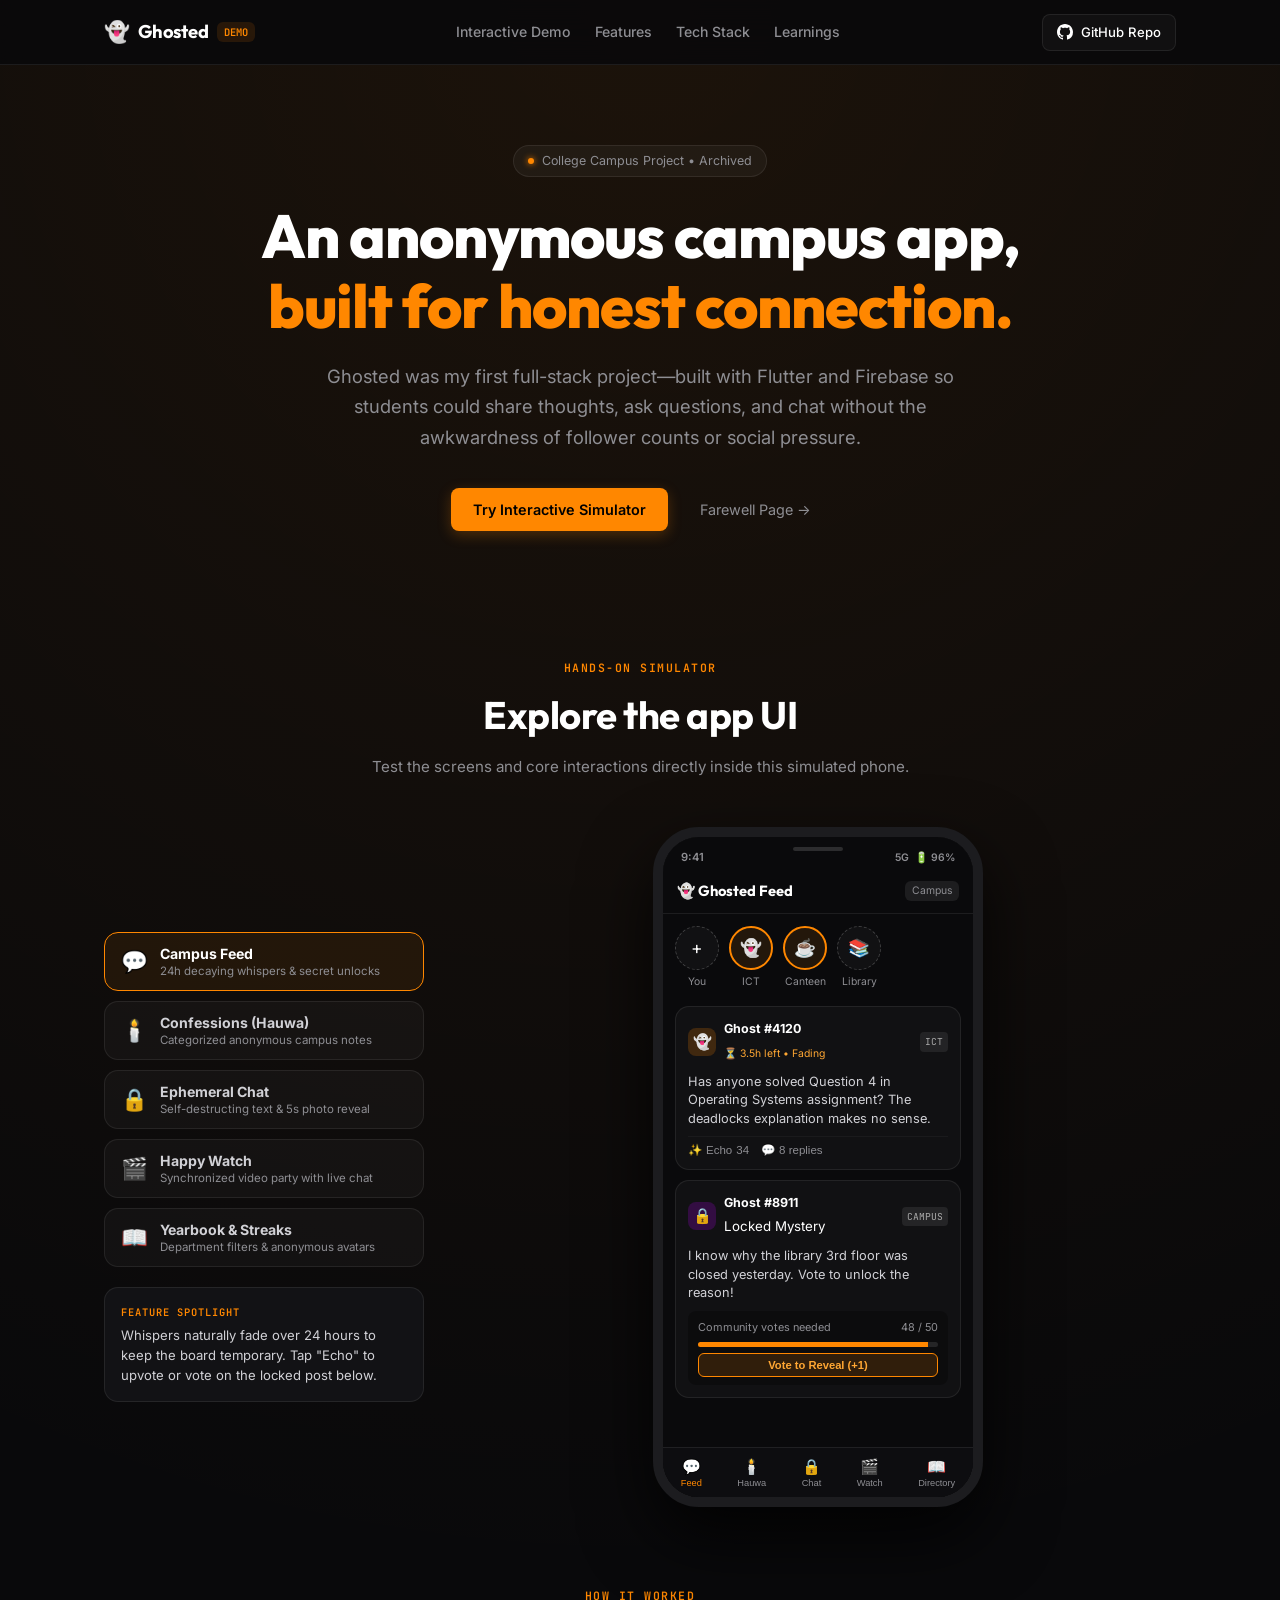
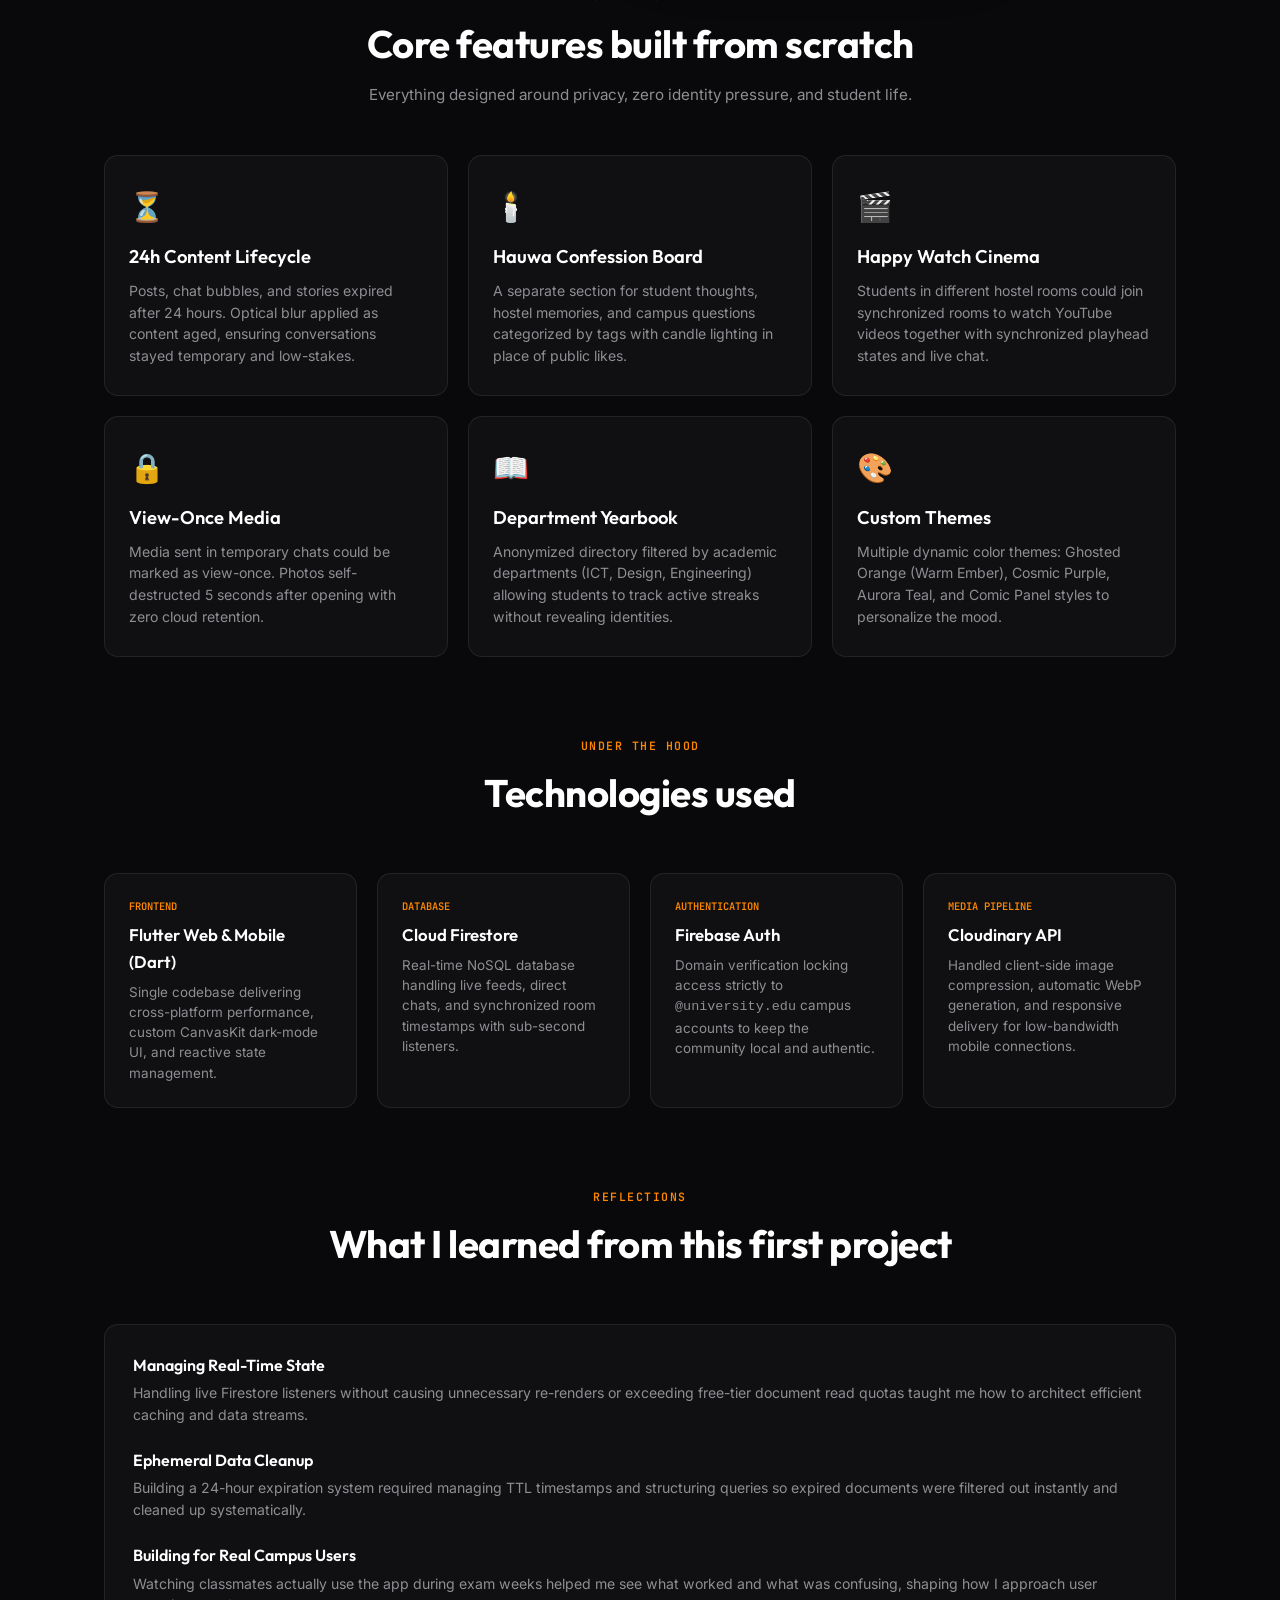
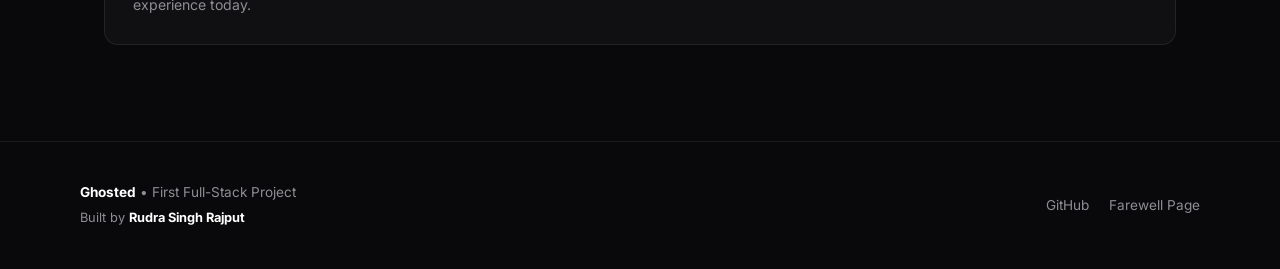
<file: index.html>
<!DOCTYPE html>
<html lang="en">
<head>
  <meta charset="UTF-8">
  <meta name="viewport" content="width=device-width, initial-scale=1.0">
  <title>Ghosted 👻 | Anonymous Campus App Demo</title>
  <meta name="description" content="Ghosted: An anonymous campus social web application built with Flutter and Firebase by Rudra Singh Rajput .">

  <link rel="preconnect" href="https://fonts.googleapis.com">
  <link rel="preconnect" href="https://fonts.gstatic.com" crossorigin>
  <link href="https://fonts.googleapis.com/css2?family=Inter:wght@400;500;600&family=Outfit:wght@500;600;700;800&family=JetBrains+Mono:wght@400;500;600&display=swap" rel="stylesheet">
  <link rel="stylesheet" href="style.css">
</head>
<body>

  <!-- Minimal Header -->
  <header class="header">
    <div class="nav-container">
      <a href="#" class="brand">
        <span class="brand-ghost">👻</span>
        <span class="brand-name">Ghosted</span>
        <span class="brand-badge">Demo</span>
      </a>

      <nav class="nav-links">
        <a href="#demo" class="nav-link">Interactive Demo</a>
        <a href="#features" class="nav-link">Features</a>
        <a href="#tech" class="nav-link">Tech Stack</a>
        <a href="#learnings" class="nav-link">Learnings</a>
      </nav>

      <div class="header-actions">
        <a href="https://github.com/Rudra-Singh-Rajput/Ghosted_Showcase" target="_blank" rel="noopener" class="btn-github">
          <svg height="16" width="16" viewBox="0 0 16 16" fill="currentColor">
            <path d="M8 0C3.58 0 0 3.58 0 8c0 3.54 2.29 6.53 5.47 7.59.4.07.55-.17.55-.38 0-.19-.01-.82-.01-1.49-2.01.37-2.53-.49-2.69-.94-.09-.23-.48-.94-.82-1.13-.28-.15-.68-.52-.01-.53.63-.01 1.08.58 1.23.82.72 1.21 1.87.87 2.33.66.07-.52.28-.87.51-1.07-1.78-.2-3.64-.89-3.64-3.95 0-.87.31-1.59.82-2.15-.08-.2-.36-1.02.08-2.12 0 0 .67-.21 2.2.82.64-.18 1.32-.27 2-.27.68 0 1.36.09 2 .27 1.53-1.04 2.2-.82 2.2-.82.44 1.1.16 1.92.08 2.12.51.56.82 1.27.82 2.15 0 3.07-1.87 3.75-3.65 3.95.29.25.54.73.54 1.48 0 1.07-.01 1.93-.01 2.2 0 .21.15.46.55.38A8.013 8.013 0 0016 8c0-4.42-3.58-8-8-8z"/>
          </svg>
          GitHub Repo
        </a>
      </div>
    </div>
  </header>

  <!-- Hero Section -->
  <section class="hero">
    <div class="hero-inner">
      <div class="status-pill">
        <span class="status-dot"></span>
        College Campus Project • Archived
      </div>

      <h1 class="hero-title">
        An anonymous campus app, <br>
        <span class="highlight">built for honest connection.</span>
      </h1>

      <p class="hero-desc">
        Ghosted was my first full-stack project—built with Flutter and Firebase so students could share thoughts, ask questions, and chat without the awkwardness of follower counts or social pressure.
      </p>

      <div class="hero-cta">
        <a href="#demo" class="btn-primary">Try Interactive Simulator</a>
        <a href="https://ghosted-2c50e.web.app" target="_blank" rel="noopener" class="btn-subtle">Farewell Page →</a>
      </div>
    </div>
  </section>

  <!-- Interactive App Demo Section -->
  <section id="demo" class="section">
    <div class="section-head">
      <span class="subhead">HANDS-ON SIMULATOR</span>
      <h2>Explore the app UI</h2>
      <p>Test the screens and core interactions directly inside this simulated phone.</p>
    </div>

    <div class="demo-layout">
      <!-- Selector buttons on side -->
      <div class="screen-selector">
        <button class="selector-btn active" onclick="switchPhoneTab('feed')">
          <span class="icon">💬</span>
          <div class="text">
            <strong>Campus Feed</strong>
            <small>24h decaying whispers & secret unlocks</small>
          </div>
        </button>

        <button class="selector-btn" onclick="switchPhoneTab('confessions')">
          <span class="icon">🕯️</span>
          <div class="text">
            <strong>Confessions (Hauwa)</strong>
            <small>Categorized anonymous campus notes</small>
          </div>
        </button>

        <button class="selector-btn" onclick="switchPhoneTab('chat')">
          <span class="icon">🔒</span>
          <div class="text">
            <strong>Ephemeral Chat</strong>
            <small>Self-destructing text & 5s photo reveal</small>
          </div>
        </button>

        <button class="selector-btn" onclick="switchPhoneTab('watch')">
          <span class="icon">🎬</span>
          <div class="text">
            <strong>Happy Watch</strong>
            <small>Synchronized video party with live chat</small>
          </div>
        </button>

        <button class="selector-btn" onclick="switchPhoneTab('yearbook')">
          <span class="icon">📖</span>
          <div class="text">
            <strong>Yearbook & Streaks</strong>
            <small>Department filters & anonymous avatars</small>
          </div>
        </button>

        <div class="screen-info-card">
          <span class="info-tag">FEATURE SPOTLIGHT</span>
          <p id="feature-description">
            Whispers naturally fade over 24 hours to keep the board temporary. Tap "Echo" to upvote or vote on the locked post below.
          </p>
        </div>
      </div>

      <!-- Phone Mockup Device -->
      <div class="phone-frame">
        <div class="phone-speaker"></div>

        <div class="phone-inner">
          
          <!-- Status Bar -->
          <div class="status-bar">
            <span>9:41</span>
            <div class="status-right">
              <span>5G</span>
              <span>🔋 96%</span>
            </div>
          </div>

          <!-- SCREEN 1: FEED -->
          <div class="phone-screen active" id="screen-feed">
            <div class="phone-header">
              <span class="title">👻 Ghosted Feed</span>
              <span class="pill-mini">Campus</span>
            </div>

            <div class="phone-content">
              <!-- Stories row -->
              <div class="stories-row">
                <div class="story-item story-add">
                  <div class="story-avatar">+</div>
                  <span>You</span>
                </div>
                <div class="story-item story-active">
                  <div class="story-avatar">👻</div>
                  <span>ICT</span>
                </div>
                <div class="story-item story-active">
                  <div class="story-avatar">☕</div>
                  <span>Canteen</span>
                </div>
                <div class="story-item">
                  <div class="story-avatar">📚</div>
                  <span>Library</span>
                </div>
              </div>

              <!-- Post 1 -->
              <div class="post-card">
                <div class="post-top">
                  <div class="author">
                    <span class="avatar-tag">👻</span>
                    <div>
                      <strong>Ghost #4120</strong>
                      <small class="time-fading">⏳ 3.5h left • Fading</small>
                    </div>
                  </div>
                  <span class="dept-tag">ICT</span>
                </div>
                <p class="post-text">Has anyone solved Question 4 in Operating Systems assignment? The deadlocks explanation makes no sense.</p>
                <div class="post-actions">
                  <button class="action-btn" onclick="mockEcho(this)">
                    <span>✨</span> Echo <span class="echo-count">34</span>
                  </button>
                  <button class="action-btn" onclick="mockComment()">
                    <span>💬</span> 8 replies
                  </button>
                </div>
              </div>

              <!-- Post 2 (Locked Secret) -->
              <div class="post-card post-locked">
                <div class="post-top">
                  <div class="author">
                    <span class="avatar-tag locked">🔒</span>
                    <div>
                      <strong>Ghost #8911</strong>
                      <small>Locked Mystery</small>
                    </div>
                  </div>
                  <span class="dept-tag">CAMPUS</span>
                </div>
                <p class="post-text">I know why the library 3rd floor was closed yesterday. Vote to unlock the reason!</p>
                <div class="poll-box">
                  <div class="poll-header">
                    <span>Community votes needed</span>
                    <span id="vote-count">48 / 50</span>
                  </div>
                  <div class="poll-bar">
                    <div class="poll-fill" id="poll-fill" style="width: 96%;"></div>
                  </div>
                  <button class="btn-vote" id="vote-btn" onclick="mockVote()">Vote to Reveal (+1)</button>
                </div>
              </div>
            </div>
          </div>

          <!-- SCREEN 2: CONFESSIONS (HAUWA) -->
          <div class="phone-screen" id="screen-confessions">
            <div class="phone-header">
              <span class="title">🕯️ Hauwa Board</span>
              <button class="btn-mini-add" onclick="mockConfessAlert()">+ Write</button>
            </div>

            <div class="phone-content">
              <div class="category-pills">
                <span class="pill-chip active">All</span>
                <span class="pill-chip">#Hostel</span>
                <span class="pill-chip">#Exams</span>
                <span class="pill-chip">#Crush</span>
              </div>

              <div class="confession-card">
                <div class="conf-head">
                  <span class="conf-id">#1290</span>
                  <span class="conf-tag">#EXAMS</span>
                </div>
                <p class="conf-body">"I'm terrified of semester finals but I pretend to have everything under control so my study group stays calm."</p>
                <div class="conf-foot">
                  <span>🕯️ 72 candles lit</span>
                  <span>💬 14 notes</span>
                </div>
              </div>

              <div class="confession-card">
                <div class="conf-head">
                  <span class="conf-id">#1294</span>
                  <span class="conf-tag">#HOSTEL</span>
                </div>
                <p class="conf-body">"To whoever left the cold coffee outside Room 302 with the sticky note—you made my entire week."</p>
                <div class="conf-foot">
                  <span>🕯️ 118 candles lit</span>
                  <span>💬 22 notes</span>
                </div>
              </div>
            </div>
          </div>

          <!-- SCREEN 3: CHAT -->
          <div class="phone-screen" id="screen-chat">
            <div class="phone-header">
              <span class="title">🔒 Ghost #2904</span>
              <span class="ttl-badge">24h TTL</span>
            </div>

            <div class="phone-content chat-content">
              <div class="chat-bubble incoming">
                <p>Hey, did you submit the DBMS report?</p>
                <small>10:14 PM</small>
              </div>

              <div class="chat-bubble outgoing">
                <p>Yeah, uploaded it 5 mins before the deadline 😅</p>
                <small>10:15 PM</small>
              </div>

              <!-- View once mock -->
              <div class="chat-bubble incoming view-once-bubble" id="view-once-box" onclick="mockViewOnce()">
                <div class="view-once-content">
                  <span class="eye">👁️</span>
                  <div>
                    <strong>View-Once Image</strong>
                    <small id="view-once-text">Tap to view (Destructs in 5s)</small>
                  </div>
                </div>
              </div>

              <div class="chat-stream-bottom" id="chat-stream"></div>
            </div>

            <div class="chat-input-bar">
              <input type="text" id="chat-box" placeholder="Ephemeral message..." onkeydown="if(event.key==='Enter') mockSendChat()">
              <button class="btn-chat-send" onclick="mockSendChat()">➤</button>
            </div>
          </div>

          <!-- SCREEN 4: WATCH -->
          <div class="phone-screen" id="screen-watch">
            <div class="phone-header">
              <span class="title">🎬 Happy Watch</span>
              <span class="room-pill">Room #104</span>
            </div>

            <div class="phone-content">
              <div class="video-mock">
                <div class="video-center-play">▶</div>
                <div class="video-meta-bar">
                  <span>Midnight Study Chill Session</span>
                  <small>● Sync Active (18 Watching)</small>
                </div>
              </div>

              <div class="watch-controls">
                <div class="progress-track">
                  <div class="progress-thumb" style="width: 42%;"></div>
                </div>
                <div class="time-row">
                  <span>08:14</span>
                  <span>19:30</span>
                </div>
              </div>

              <div class="reaction-strip">
                <span>Send Reaction:</span>
                <button onclick="mockReaction('🔥')">🔥</button>
                <button onclick="mockReaction('❤️')">❤️</button>
                <button onclick="mockReaction('😂')">😂</button>
                <button onclick="mockReaction('👻')">👻</button>
              </div>

              <div class="spectator-chips">
                <span>👻 Alex (Host)</span>
                <span>👻 Mia</span>
                <span>👻 Syd</span>
                <span>+15 more</span>
              </div>
            </div>
          </div>

          <!-- SCREEN 5: YEARBOOK -->
          <div class="phone-screen" id="screen-yearbook">
            <div class="phone-header">
              <span class="title">📖 Campus Yearbook</span>
              <span class="pill-mini">Directory</span>
            </div>

            <div class="phone-content">
              <div class="yearbook-list">
                <div class="spirit-row">
                  <span class="ghost-circle" style="background: rgba(255, 135, 0, 0.2);">👻</span>
                  <div class="spirit-meta">
                    <strong>@NOVA_RISE</strong>
                    <small>ICT • 34 Day Streak</small>
                  </div>
                  <span class="streak-badge">🔥 34</span>
                </div>

                <div class="spirit-row">
                  <span class="ghost-circle" style="background: rgba(189, 0, 255, 0.2);">🔮</span>
                  <div class="spirit-meta">
                    <strong>@GEAR_SHIFT</strong>
                    <small>Engineering • 42 Day Streak</small>
                  </div>
                  <span class="streak-badge">🔥 42</span>
                </div>

                <div class="spirit-row">
                  <span class="ghost-circle" style="background: rgba(0, 255, 204, 0.2);">✨</span>
                  <div class="spirit-meta">
                    <strong>@PIXEL_PULSE</strong>
                    <small>Design • 18 Day Streak</small>
                  </div>
                  <span class="streak-badge">🔥 18</span>
                </div>
              </div>
            </div>
          </div>

          <!-- Phone Bottom Navigation -->
          <nav class="phone-nav">
            <button class="phone-nav-btn active" onclick="switchPhoneTab('feed')">
              <span>💬</span>
              <small>Feed</small>
            </button>
            <button class="phone-nav-btn" onclick="switchPhoneTab('confessions')">
              <span>🕯️</span>
              <small>Hauwa</small>
            </button>
            <button class="phone-nav-btn" onclick="switchPhoneTab('chat')">
              <span>🔒</span>
              <small>Chat</small>
            </button>
            <button class="phone-nav-btn" onclick="switchPhoneTab('watch')">
              <span>🎬</span>
              <small>Watch</small>
            </button>
            <button class="phone-nav-btn" onclick="switchPhoneTab('yearbook')">
              <span>📖</span>
              <small>Directory</small>
            </button>
          </nav>

        </div>
      </div>
    </div>
  </section>

  <!-- Features Grid -->
  <section id="features" class="section">
    <div class="section-head">
      <span class="subhead">HOW IT WORKED</span>
      <h2>Core features built from scratch</h2>
      <p>Everything designed around privacy, zero identity pressure, and student life.</p>
    </div>

    <div class="features-grid">
      <div class="feature-item">
        <span class="f-icon">⏳</span>
        <h3>24h Content Lifecycle</h3>
        <p>Posts, chat bubbles, and stories expired after 24 hours. Optical blur applied as content aged, ensuring conversations stayed temporary and low-stakes.</p>
      </div>

      <div class="feature-item">
        <span class="f-icon">🕯️</span>
        <h3>Hauwa Confession Board</h3>
        <p>A separate section for student thoughts, hostel memories, and campus questions categorized by tags with candle lighting in place of public likes.</p>
      </div>

      <div class="feature-item">
        <span class="f-icon">🎬</span>
        <h3>Happy Watch Cinema</h3>
        <p>Students in different hostel rooms could join synchronized rooms to watch YouTube videos together with synchronized playhead states and live chat.</p>
      </div>

      <div class="feature-item">
        <span class="f-icon">🔒</span>
        <h3>View-Once Media</h3>
        <p>Media sent in temporary chats could be marked as view-once. Photos self-destructed 5 seconds after opening with zero cloud retention.</p>
      </div>

      <div class="feature-item">
        <span class="f-icon">📖</span>
        <h3>Department Yearbook</h3>
        <p>Anonymized directory filtered by academic departments (ICT, Design, Engineering) allowing students to track active streaks without revealing identities.</p>
      </div>

      <div class="feature-item">
        <span class="f-icon">🎨</span>
        <h3>Custom Themes</h3>
        <p>Multiple dynamic color themes: Ghosted Orange (Warm Ember), Cosmic Purple, Aurora Teal, and Comic Panel styles to personalize the mood.</p>
      </div>
    </div>
  </section>

  <!-- Tech Stack & Architecture -->
  <section id="tech" class="section">
    <div class="section-head">
      <span class="subhead">UNDER THE HOOD</span>
      <h2>Technologies used</h2>
    </div>

    <div class="tech-grid">
      <div class="tech-card">
        <span class="t-badge">FRONTEND</span>
        <h3>Flutter Web & Mobile (Dart)</h3>
        <p>Single codebase delivering cross-platform performance, custom CanvasKit dark-mode UI, and reactive state management.</p>
      </div>

      <div class="tech-card">
        <span class="t-badge">DATABASE</span>
        <h3>Cloud Firestore</h3>
        <p>Real-time NoSQL database handling live feeds, direct chats, and synchronized room timestamps with sub-second listeners.</p>
      </div>

      <div class="tech-card">
        <span class="t-badge">AUTHENTICATION</span>
        <h3>Firebase Auth</h3>
        <p>Domain verification locking access strictly to <code>@university.edu</code> campus accounts to keep the community local and authentic.</p>
      </div>

      <div class="tech-card">
        <span class="t-badge">MEDIA PIPELINE</span>
        <h3>Cloudinary API</h3>
        <p>Handled client-side image compression, automatic WebP generation, and responsive delivery for low-bandwidth mobile connections.</p>
      </div>
    </div>
  </section>

  <!-- First Project Reflections -->
  <section id="learnings" class="section">
    <div class="section-head">
      <span class="subhead">REFLECTIONS</span>
      <h2>What I learned from this first project</h2>
    </div>

    <div class="learnings-card">
      <div class="learning-point">
        <h4>Managing Real-Time State</h4>
        <p>Handling live Firestore listeners without causing unnecessary re-renders or exceeding free-tier document read quotas taught me how to architect efficient caching and data streams.</p>
      </div>
      <div class="learning-point">
        <h4>Ephemeral Data Cleanup</h4>
        <p>Building a 24-hour expiration system required managing TTL timestamps and structuring queries so expired documents were filtered out instantly and cleaned up systematically.</p>
      </div>
      <div class="learning-point">
        <h4>Building for Real Campus Users</h4>
        <p>Watching classmates actually use the app during exam weeks helped me see what worked and what was confusing, shaping how I approach user experience today.</p>
      </div>
    </div>
  </section>

  <!-- Minimal Footer -->
  <footer class="footer">
    <div class="footer-inner">
      <div>
        <strong>Ghosted</strong> • First Full-Stack Project
        <p>Built by <strong>Rudra Singh Rajput</strong> </p>
      </div>
      <div class="footer-links">
        <a href="https://github.com/Rudra-Singh-Rajput/Ghosted_Showcase" target="_blank" rel="noopener">GitHub</a>
        <a href="https://ghosted-2c50e.web.app" target="_blank" rel="noopener">Farewell Page</a>
      </div>
    </div>
  </footer>

  <script src="app.js"></script>
</body>
</html>
</file>
<file: style.css>
/* =========================================================
   GHOSTED SHOWCASE — MINIMAL & CLEAN
   Palette: Deep Matte Dark (#09090B), Clean Borders, Warm Amber (#FF8700)
   ========================================================= */

:root {
  --bg: #09090B;
  --bg-subtle: #121215;
  --surface: rgba(255, 255, 255, 0.03);
  --surface-hover: rgba(255, 255, 255, 0.06);
  --border: rgba(255, 255, 255, 0.08);
  --border-hover: rgba(255, 255, 255, 0.18);
  
  --primary: #FF8700;
  --primary-glow: rgba(255, 135, 0, 0.25);
  
  --text-main: #FFFFFF;
  --text-muted: #8E8E93;
  --text-sub: #D1D1D6;

  --font-heading: 'Outfit', -apple-system, sans-serif;
  --font-body: 'Inter', -apple-system, sans-serif;
  --font-mono: 'JetBrains Mono', monospace;

  --radius-lg: 20px;
  --radius-md: 14px;
  --radius-sm: 8px;
}

* {
  box-sizing: border-box;
  margin: 0;
  padding: 0;
  -webkit-font-smoothing: antialiased;
}

html {
  scroll-behavior: smooth;
}

body {
  background-color: var(--bg);
  color: var(--text-main);
  font-family: var(--font-body);
  line-height: 1.6;
  overflow-x: hidden;
  background-image: 
    radial-gradient(circle at 50% 0%, rgba(255, 135, 0, 0.08) 0%, transparent 45%);
}

/* =========================================================
   HEADER / NAVBAR
   ========================================================= */
.header {
  position: sticky;
  top: 0;
  z-index: 100;
  background: rgba(9, 9, 11, 0.85);
  backdrop-filter: blur(16px);
  -webkit-backdrop-filter: blur(16px);
  border-bottom: 1px solid var(--border);
}

.nav-container {
  max-width: 1120px;
  margin: 0 auto;
  height: 64px;
  padding: 0 24px;
  display: flex;
  align-items: center;
  justify-content: space-between;
}

.brand {
  display: flex;
  align-items: center;
  gap: 8px;
  text-decoration: none;
  color: var(--text-main);
}

.brand-ghost {
  font-size: 1.3rem;
  transition: transform 0.3s ease;
}

.brand:hover .brand-ghost {
  transform: rotate(-10deg) scale(1.15);
}

.brand-name {
  font-family: var(--font-heading);
  font-size: 1.15rem;
  font-weight: 700;
  letter-spacing: -0.2px;
}

.brand-badge {
  font-size: 0.65rem;
  font-family: var(--font-mono);
  background: rgba(255, 135, 0, 0.12);
  color: var(--primary);
  padding: 2px 7px;
  border-radius: 6px;
  font-weight: 600;
  text-transform: uppercase;
}

.nav-links {
  display: flex;
  align-items: center;
  gap: 24px;
}

.nav-link {
  color: var(--text-muted);
  text-decoration: none;
  font-size: 0.88rem;
  font-weight: 500;
  transition: color 0.2s ease;
}

.nav-link:hover {
  color: var(--text-main);
}

.btn-github {
  display: inline-flex;
  align-items: center;
  gap: 8px;
  background: var(--surface);
  border: 1px solid var(--border);
  color: var(--text-main);
  padding: 7px 14px;
  border-radius: var(--radius-sm);
  font-size: 0.82rem;
  font-weight: 500;
  text-decoration: none;
  transition: all 0.2s ease;
}

.btn-github:hover {
  background: var(--surface-hover);
  border-color: var(--border-hover);
}

/* =========================================================
   HERO SECTION
   ========================================================= */
.hero {
  padding: 5rem 1.5rem 3rem;
  max-width: 900px;
  margin: 0 auto;
  text-align: center;
}

.status-pill {
  display: inline-flex;
  align-items: center;
  gap: 8px;
  background: rgba(255, 255, 255, 0.04);
  border: 1px solid var(--border);
  padding: 5px 14px;
  border-radius: 999px;
  font-size: 0.78rem;
  color: var(--text-muted);
  margin-bottom: 1.5rem;
}

.status-dot {
  width: 6px;
  height: 6px;
  border-radius: 50%;
  background: var(--primary);
  box-shadow: 0 0 6px var(--primary);
}

.hero-title {
  font-family: var(--font-heading);
  font-size: clamp(2.4rem, 5vw, 3.8rem);
  font-weight: 800;
  line-height: 1.15;
  letter-spacing: -1px;
  margin-bottom: 1.25rem;
}

.highlight {
  color: var(--primary);
}

.hero-desc {
  font-size: clamp(1rem, 2vw, 1.15rem);
  color: var(--text-muted);
  max-width: 640px;
  margin: 0 auto 2.25rem;
  line-height: 1.65;
}

.hero-cta {
  display: flex;
  align-items: center;
  justify-content: center;
  gap: 14px;
  flex-wrap: wrap;
}

.btn-primary {
  background: var(--primary);
  color: #000;
  padding: 10px 22px;
  border-radius: var(--radius-sm);
  font-weight: 600;
  font-size: 0.9rem;
  text-decoration: none;
  transition: all 0.2s ease;
  box-shadow: 0 4px 14px var(--primary-glow);
}

.btn-primary:hover {
  transform: translateY(-1px);
  box-shadow: 0 6px 20px var(--primary-glow);
}

.btn-subtle {
  background: transparent;
  color: var(--text-muted);
  padding: 10px 18px;
  border-radius: var(--radius-sm);
  font-size: 0.9rem;
  text-decoration: none;
  transition: color 0.2s;
}

.btn-subtle:hover {
  color: var(--text-main);
}

/* =========================================================
   SECTIONS GENERAL
   ========================================================= */
.section {
  max-width: 1120px;
  margin: 5rem auto;
  padding: 0 24px;
}

.section-head {
  text-align: center;
  max-width: 640px;
  margin: 0 auto 3rem;
}

.subhead {
  font-family: var(--font-mono);
  font-size: 0.72rem;
  color: var(--primary);
  letter-spacing: 1.5px;
  font-weight: 600;
  text-transform: uppercase;
  margin-bottom: 0.5rem;
  display: block;
}

.section-head h2 {
  font-family: var(--font-heading);
  font-size: clamp(1.8rem, 3.5vw, 2.4rem);
  font-weight: 700;
  letter-spacing: -0.5px;
  margin-bottom: 0.5rem;
}

.section-head p {
  color: var(--text-muted);
  font-size: 0.95rem;
}

/* =========================================================
   INTERACTIVE SMARTPHONE SIMULATOR
   ========================================================= */
.demo-layout {
  display: grid;
  grid-template-columns: 320px 1fr;
  gap: 36px;
  align-items: center;
}

.screen-selector {
  display: flex;
  flex-direction: column;
  gap: 10px;
}

.selector-btn {
  display: flex;
  align-items: center;
  gap: 12px;
  background: var(--surface);
  border: 1px solid var(--border);
  padding: 12px 16px;
  border-radius: var(--radius-md);
  color: var(--text-sub);
  text-align: left;
  cursor: pointer;
  transition: all 0.2s ease;
  font-family: var(--font-body);
}

.selector-btn:hover {
  background: var(--surface-hover);
  border-color: var(--border-hover);
  color: var(--text-main);
}

.selector-btn.active {
  background: rgba(255, 135, 0, 0.08);
  border-color: var(--primary);
  color: #FFF;
}

.selector-btn .icon {
  font-size: 1.35rem;
}

.selector-btn strong {
  display: block;
  font-size: 0.88rem;
}

.selector-btn small {
  font-size: 0.72rem;
  color: var(--text-muted);
}

.screen-info-card {
  margin-top: 10px;
  padding: 16px;
  background: var(--bg-subtle);
  border: 1px solid var(--border);
  border-radius: var(--radius-md);
}

.info-tag {
  font-family: var(--font-mono);
  font-size: 0.65rem;
  color: var(--primary);
  letter-spacing: 1px;
  font-weight: 600;
  display: block;
  margin-bottom: 6px;
}

.screen-info-card p {
  font-size: 0.82rem;
  color: var(--text-sub);
  line-height: 1.5;
}

/* PHONE DEVICE CHASSIS */
.phone-frame {
  width: 330px;
  height: 680px;
  margin: 0 auto;
  background: #000;
  border-radius: 46px;
  border: 10px solid #1C1C1F;
  box-shadow: 0 30px 70px rgba(0, 0, 0, 0.8), inset 0 0 0 1px rgba(255, 255, 255, 0.1);
  position: relative;
  overflow: hidden;
  display: flex;
  flex-direction: column;
}

.phone-speaker {
  position: absolute;
  top: 10px;
  left: 50%;
  transform: translateX(-50%);
  width: 50px;
  height: 4px;
  background: #2C2C2E;
  border-radius: 4px;
  z-index: 100;
}

.phone-inner {
  flex: 1;
  background: #0A0A0C;
  display: flex;
  flex-direction: column;
  overflow: hidden;
}

.status-bar {
  height: 34px;
  padding: 8px 18px 0;
  display: flex;
  justify-content: space-between;
  align-items: center;
  font-size: 0.7rem;
  font-weight: 600;
  color: #8E8E93;
}

.status-right {
  display: flex;
  gap: 6px;
  font-size: 0.65rem;
}

.phone-header {
  padding: 8px 14px 10px;
  display: flex;
  justify-content: space-between;
  align-items: center;
  border-bottom: 1px solid var(--border);
}

.phone-header .title {
  font-family: var(--font-heading);
  font-size: 0.92rem;
  font-weight: 700;
}

.pill-mini {
  font-size: 0.65rem;
  padding: 2px 7px;
  border-radius: 6px;
  background: rgba(255, 255, 255, 0.08);
  color: var(--text-muted);
}

/* PHONE SCREENS */
.phone-screen {
  display: none;
  flex: 1;
  overflow-y: auto;
  flex-direction: column;
}

.phone-screen.active {
  display: flex;
  animation: screenFade 0.25s ease;
}

@keyframes screenFade {
  from { opacity: 0; transform: translateY(4px); }
  to { opacity: 1; transform: translateY(0); }
}

.phone-content {
  flex: 1;
  padding: 12px;
  display: flex;
  flex-direction: column;
  gap: 10px;
}

/* STORIES ROW */
.stories-row {
  display: flex;
  gap: 10px;
  padding-bottom: 6px;
  overflow-x: auto;
}

.story-item {
  display: flex;
  flex-direction: column;
  align-items: center;
  gap: 4px;
  flex-shrink: 0;
  cursor: pointer;
}

.story-avatar {
  width: 44px;
  height: 44px;
  border-radius: 50%;
  display: flex;
  align-items: center;
  justify-content: center;
  font-size: 1.1rem;
  background: var(--surface);
  border: 1px dashed rgba(255, 255, 255, 0.2);
}

.story-active .story-avatar {
  border: 2px solid var(--primary);
  background: rgba(255, 135, 0, 0.1);
}

.story-item span {
  font-size: 0.65rem;
  color: var(--text-muted);
}

/* POST CARD IN PHONE */
.post-card {
  background: var(--surface);
  border: 1px solid var(--border);
  padding: 12px;
  border-radius: var(--radius-md);
  display: flex;
  flex-direction: column;
  gap: 8px;
}

.post-top {
  display: flex;
  justify-content: space-between;
  align-items: center;
}

.author {
  display: flex;
  align-items: center;
  gap: 8px;
}

.avatar-tag {
  width: 28px;
  height: 28px;
  border-radius: 8px;
  background: rgba(255, 135, 0, 0.2);
  display: flex;
  align-items: center;
  justify-content: center;
  font-size: 0.95rem;
}

.avatar-tag.locked {
  background: rgba(189, 0, 255, 0.2);
}

.author strong {
  font-size: 0.78rem;
  display: block;
}

.time-fading {
  font-size: 0.65rem;
  color: #FFA733;
}

.dept-tag {
  font-size: 0.6rem;
  font-family: var(--font-mono);
  padding: 2px 5px;
  border-radius: 4px;
  background: rgba(255, 255, 255, 0.08);
  color: #AAA;
}

.post-text {
  font-size: 0.8rem;
  color: var(--text-sub);
  line-height: 1.45;
}

.post-actions {
  display: flex;
  gap: 12px;
  padding-top: 6px;
  border-top: 1px solid rgba(255, 255, 255, 0.04);
}

.action-btn {
  background: transparent;
  border: none;
  color: var(--text-muted);
  font-size: 0.72rem;
  cursor: pointer;
  display: flex;
  align-items: center;
  gap: 4px;
  transition: color 0.15s;
}

.action-btn:hover {
  color: var(--primary);
}

/* LOCKED POLL */
.poll-box {
  background: rgba(0, 0, 0, 0.3);
  padding: 8px 10px;
  border-radius: var(--radius-sm);
  display: flex;
  flex-direction: column;
  gap: 6px;
}

.poll-header {
  display: flex;
  justify-content: space-between;
  font-size: 0.68rem;
  color: var(--text-muted);
}

.poll-bar {
  height: 5px;
  background: rgba(255, 255, 255, 0.1);
  border-radius: 4px;
  overflow: hidden;
}

.poll-fill {
  height: 100%;
  background: var(--primary);
  transition: width 0.3s;
}

.btn-vote {
  background: rgba(255, 135, 0, 0.15);
  border: 1px solid var(--primary);
  color: #FFA733;
  padding: 5px;
  border-radius: 6px;
  font-size: 0.7rem;
  font-weight: 600;
  cursor: pointer;
}

/* CONFESSIONS TAB */
.btn-mini-add {
  background: rgba(255, 135, 0, 0.2);
  border: 1px solid var(--primary);
  color: #FFF;
  padding: 3px 8px;
  border-radius: 6px;
  font-size: 0.68rem;
  cursor: pointer;
}

.category-pills {
  display: flex;
  gap: 6px;
}

.pill-chip {
  font-size: 0.68rem;
  padding: 3px 9px;
  border-radius: 12px;
  background: var(--surface);
  color: var(--text-muted);
  cursor: pointer;
}

.pill-chip.active {
  background: var(--primary);
  color: #000;
  font-weight: 600;
}

.confession-card {
  background: var(--surface);
  border: 1px solid var(--border);
  padding: 12px;
  border-radius: var(--radius-md);
  display: flex;
  flex-direction: column;
  gap: 6px;
}

.conf-head {
  display: flex;
  justify-content: space-between;
  font-size: 0.68rem;
}

.conf-id {
  font-family: var(--font-mono);
  color: var(--primary);
}

.conf-tag {
  color: #AAA;
  font-weight: 600;
}

.conf-body {
  font-size: 0.8rem;
  color: var(--text-sub);
  font-style: italic;
  line-height: 1.4;
}

.conf-foot {
  display: flex;
  justify-content: space-between;
  font-size: 0.65rem;
  color: var(--text-muted);
  padding-top: 4px;
}

/* CHAT TAB */
.ttl-badge {
  font-size: 0.62rem;
  color: #FFA733;
  font-family: var(--font-mono);
}

.chat-content {
  overflow-y: auto;
  gap: 8px;
}

.chat-bubble {
  max-width: 80%;
  padding: 8px 12px;
  border-radius: 12px;
  font-size: 0.78rem;
  line-height: 1.4;
}

.chat-bubble small {
  font-size: 0.6rem;
  color: rgba(255, 255, 255, 0.4);
  display: block;
  text-align: right;
  margin-top: 2px;
}

.chat-bubble.incoming {
  align-self: flex-start;
  background: rgba(255, 255, 255, 0.05);
  border: 1px solid var(--border);
}

.chat-bubble.outgoing {
  align-self: flex-end;
  background: var(--primary);
  color: #000;
  font-weight: 500;
}

.chat-bubble.outgoing small {
  color: rgba(0, 0, 0, 0.6);
}

.view-once-bubble {
  cursor: pointer;
  border: 1px dashed var(--primary) !important;
  background: rgba(255, 135, 0, 0.08) !important;
}

.view-once-content {
  display: flex;
  align-items: center;
  gap: 8px;
}

.view-once-content .eye {
  font-size: 1.1rem;
}

.view-once-content strong {
  display: block;
  font-size: 0.75rem;
}

.view-once-content small {
  text-align: left;
  color: var(--primary);
}

.chat-input-bar {
  display: flex;
  gap: 6px;
  padding: 8px 12px;
  border-top: 1px solid var(--border);
}

.chat-input-bar input {
  flex: 1;
  background: rgba(255, 255, 255, 0.05);
  border: 1px solid var(--border);
  padding: 8px 10px;
  border-radius: 8px;
  color: #FFF;
  font-size: 0.78rem;
  outline: none;
}

.btn-chat-send {
  background: var(--primary);
  border: none;
  width: 32px;
  height: 32px;
  border-radius: 8px;
  color: #000;
  font-weight: bold;
  cursor: pointer;
}

/* WATCH TAB */
.room-pill {
  font-size: 0.65rem;
  font-family: var(--font-mono);
  padding: 2px 6px;
  background: rgba(255, 135, 0, 0.15);
  color: var(--primary);
  border-radius: 4px;
}

.video-mock {
  height: 140px;
  background: #000;
  border-radius: var(--radius-sm);
  border: 1px solid var(--border);
  position: relative;
  display: flex;
  align-items: center;
  justify-content: center;
}

.video-center-play {
  width: 38px;
  height: 38px;
  border-radius: 50%;
  background: rgba(255, 135, 0, 0.85);
  color: #000;
  display: flex;
  align-items: center;
  justify-content: center;
  font-size: 0.95rem;
}

.video-meta-bar {
  position: absolute;
  bottom: 6px;
  left: 8px;
  right: 8px;
  display: flex;
  justify-content: space-between;
  font-size: 0.62rem;
  color: #FFF;
}

.watch-controls {
  display: flex;
  flex-direction: column;
  gap: 4px;
}

.progress-track {
  height: 4px;
  background: rgba(255, 255, 255, 0.1);
  border-radius: 4px;
  overflow: hidden;
}

.progress-thumb {
  height: 100%;
  background: var(--primary);
}

.time-row {
  display: flex;
  justify-content: space-between;
  font-size: 0.62rem;
  color: var(--text-muted);
}

.reaction-strip {
  display: flex;
  align-items: center;
  gap: 6px;
  font-size: 0.68rem;
  color: var(--text-muted);
}

.reaction-strip button {
  background: var(--surface);
  border: 1px solid var(--border);
  font-size: 0.95rem;
  padding: 2px 6px;
  border-radius: 6px;
  cursor: pointer;
  transition: transform 0.15s;
}

.reaction-strip button:hover {
  transform: scale(1.2);
}

.spectator-chips {
  display: flex;
  gap: 4px;
  flex-wrap: wrap;
}

.spectator-chips span {
  font-size: 0.65rem;
  padding: 2px 6px;
  background: var(--surface);
  border-radius: 6px;
  color: var(--text-sub);
}

/* YEARBOOK TAB */
.yearbook-list {
  display: flex;
  flex-direction: column;
  gap: 8px;
}

.spirit-row {
  display: flex;
  align-items: center;
  gap: 10px;
  padding: 8px 10px;
  background: var(--surface);
  border: 1px solid var(--border);
  border-radius: var(--radius-sm);
}

.ghost-circle {
  width: 32px;
  height: 32px;
  border-radius: 8px;
  display: flex;
  align-items: center;
  justify-content: center;
  font-size: 1rem;
}

.spirit-meta {
  flex: 1;
}

.spirit-meta strong {
  font-size: 0.78rem;
  display: block;
}

.spirit-meta small {
  font-size: 0.65rem;
  color: var(--text-muted);
}

.streak-badge {
  font-size: 0.65rem;
  font-weight: 700;
  color: #FFA733;
}

/* PHONE BOTTOM NAV */
.phone-nav {
  height: 50px;
  border-top: 1px solid var(--border);
  background: #0D0D10;
  display: flex;
  justify-content: space-around;
  align-items: center;
}

.phone-nav-btn {
  background: transparent;
  border: none;
  display: flex;
  flex-direction: column;
  align-items: center;
  gap: 2px;
  color: var(--text-muted);
  cursor: pointer;
}

.phone-nav-btn span {
  font-size: 0.95rem;
}

.phone-nav-btn small {
  font-size: 0.58rem;
}

.phone-nav-btn.active {
  color: var(--primary);
}

/* =========================================================
   FEATURES GRID
   ========================================================= */
.features-grid {
  display: grid;
  grid-template-columns: repeat(auto-fit, minmax(320px, 1fr));
  gap: 20px;
}

.feature-item {
  background: var(--surface);
  border: 1px solid var(--border);
  padding: 28px 24px;
  border-radius: var(--radius-md);
  transition: all 0.2s ease;
}

.feature-item:hover {
  background: var(--surface-hover);
  border-color: var(--border-hover);
  transform: translateY(-2px);
}

.f-icon {
  font-size: 1.8rem;
  margin-bottom: 12px;
  display: block;
}

.feature-item h3 {
  font-family: var(--font-heading);
  font-size: 1.15rem;
  font-weight: 600;
  margin-bottom: 8px;
}

.feature-item p {
  color: var(--text-muted);
  font-size: 0.88rem;
  line-height: 1.55;
}

/* =========================================================
   TECH STACK
   ========================================================= */
.tech-grid {
  display: grid;
  grid-template-columns: repeat(auto-fit, minmax(240px, 1fr));
  gap: 20px;
}

.tech-card {
  background: var(--surface);
  border: 1px solid var(--border);
  padding: 24px;
  border-radius: var(--radius-md);
}

.t-badge {
  font-family: var(--font-mono);
  font-size: 0.65rem;
  font-weight: 600;
  color: var(--primary);
  display: block;
  margin-bottom: 8px;
}

.tech-card h3 {
  font-family: var(--font-heading);
  font-size: 1.05rem;
  font-weight: 600;
  margin-bottom: 6px;
}

.tech-card p {
  color: var(--text-muted);
  font-size: 0.84rem;
  line-height: 1.5;
}

/* =========================================================
   LEARNINGS / REFLECTIONS
   ========================================================= */
.learnings-card {
  background: var(--surface);
  border: 1px solid var(--border);
  border-radius: var(--radius-md);
  padding: 28px;
  display: flex;
  flex-direction: column;
  gap: 22px;
}

.learning-point h4 {
  font-family: var(--font-heading);
  font-size: 1rem;
  font-weight: 600;
  color: var(--text-main);
  margin-bottom: 4px;
}

.learning-point p {
  color: var(--text-muted);
  font-size: 0.88rem;
  line-height: 1.55;
}

/* =========================================================
   FOOTER
   ========================================================= */
.footer {
  border-top: 1px solid var(--border);
  padding: 40px 24px;
  margin-top: 6rem;
}

.footer-inner {
  max-width: 1120px;
  margin: 0 auto;
  display: flex;
  justify-content: space-between;
  align-items: center;
  flex-wrap: wrap;
  gap: 16px;
  font-size: 0.85rem;
  color: var(--text-muted);
}

.footer-inner strong {
  color: var(--text-main);
}

.footer-inner p {
  margin-top: 4px;
  font-size: 0.8rem;
}

.footer-links {
  display: flex;
  gap: 20px;
}

.footer-links a {
  color: var(--text-muted);
  text-decoration: none;
  transition: color 0.2s;
}

.footer-links a:hover {
  color: var(--primary);
}

/* =========================================================
   RESPONSIVE QUERIES
   ========================================================= */
@media (max-width: 860px) {
  .demo-layout {
    grid-template-columns: 1fr;
  }
  .nav-links {
    display: none;
  }
}

@media (max-width: 600px) {
  .hero-title {
    font-size: 2.2rem;
  }
  .phone-frame {
    width: 300px;
    height: 640px;
  }
}
</file>
